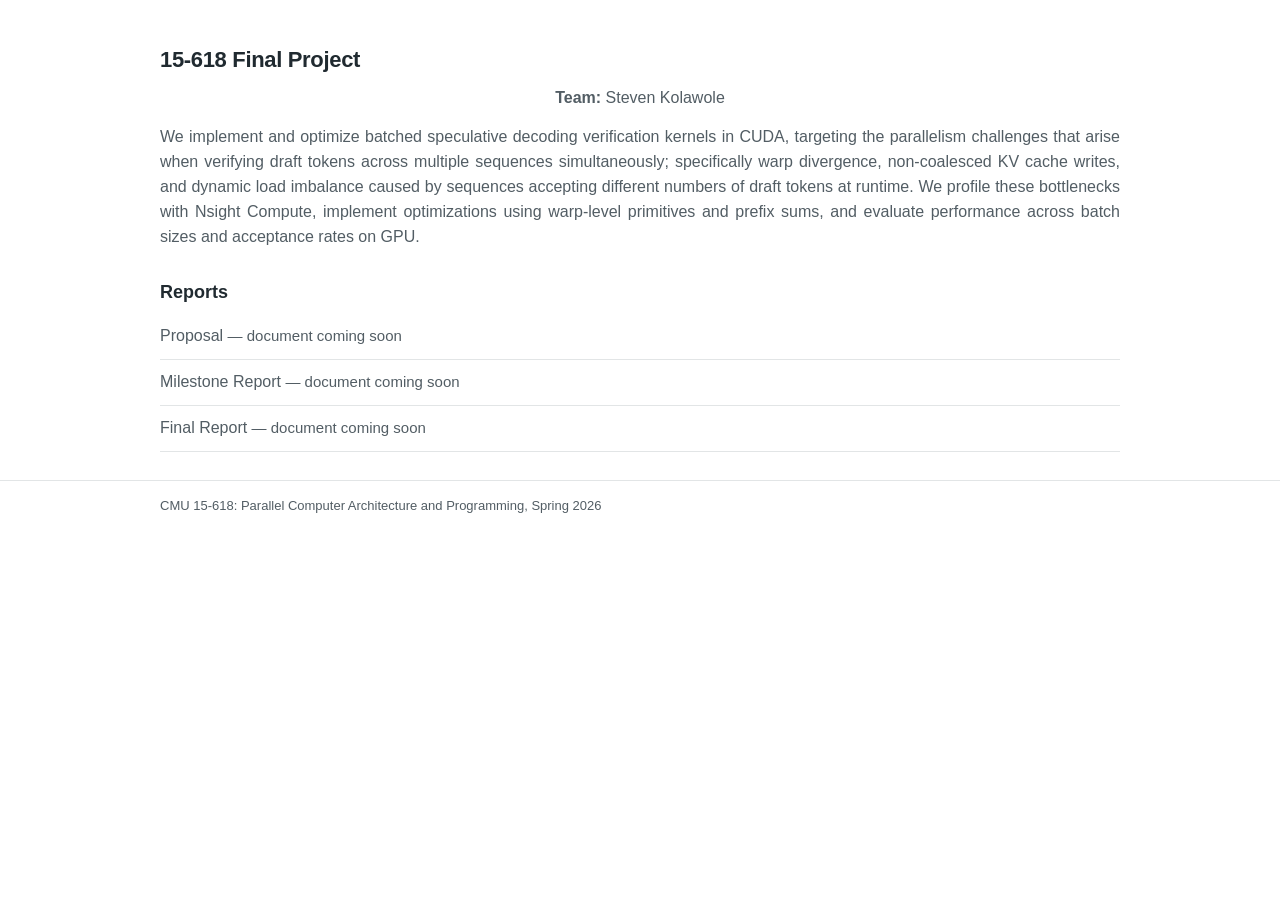
<file: 15618/index.html>
<!DOCTYPE html>
<html lang="en">
  <head>
    <title>15-618 Final Project</title>
    <meta charset="utf-8" />
    <meta name="viewport" content="width=device-width, initial-scale=1" />
    <link rel="stylesheet" type="text/css" href="../assets/css/style.css?v=20261017-7" />
  </head>

  <body>
    <div class="container">
      <h1 class="header-name">15-618 Final Project</h1>

      <p style="text-align: center;">
        <strong>Team:</strong> Steven Kolawole
      </p>

      <p style="text-align: justify;">
        We implement and optimize batched speculative decoding verification kernels in CUDA, targeting the parallelism
        challenges that arise when verifying draft tokens across multiple sequences simultaneously; specifically warp
        divergence, non-coalesced KV cache writes, and dynamic load imbalance caused by sequences accepting different
        numbers of draft tokens at runtime. We profile these bottlenecks with Nsight Compute, implement optimizations
        using warp-level primitives and prefix sums, and evaluate performance across batch sizes and acceptance rates on GPU.
      </p>

      <h2 class="category-title" style="margin-top: 2rem;">Reports</h2>
      <ul class="list">
        <li>Proposal <span class="detail-note">— document coming soon</span></li>
        <li>Milestone Report <span class="detail-note">— document coming soon</span></li>
        <li>Final Report <span class="detail-note">— document coming soon</span></li>
      </ul>
    </div>

    <footer class="site-footer">
      <div class="container">
        <small>CMU 15-618: Parallel Computer Architecture and Programming, Spring 2026</small>
      </div>
    </footer>
  </body>
</html>
</file>
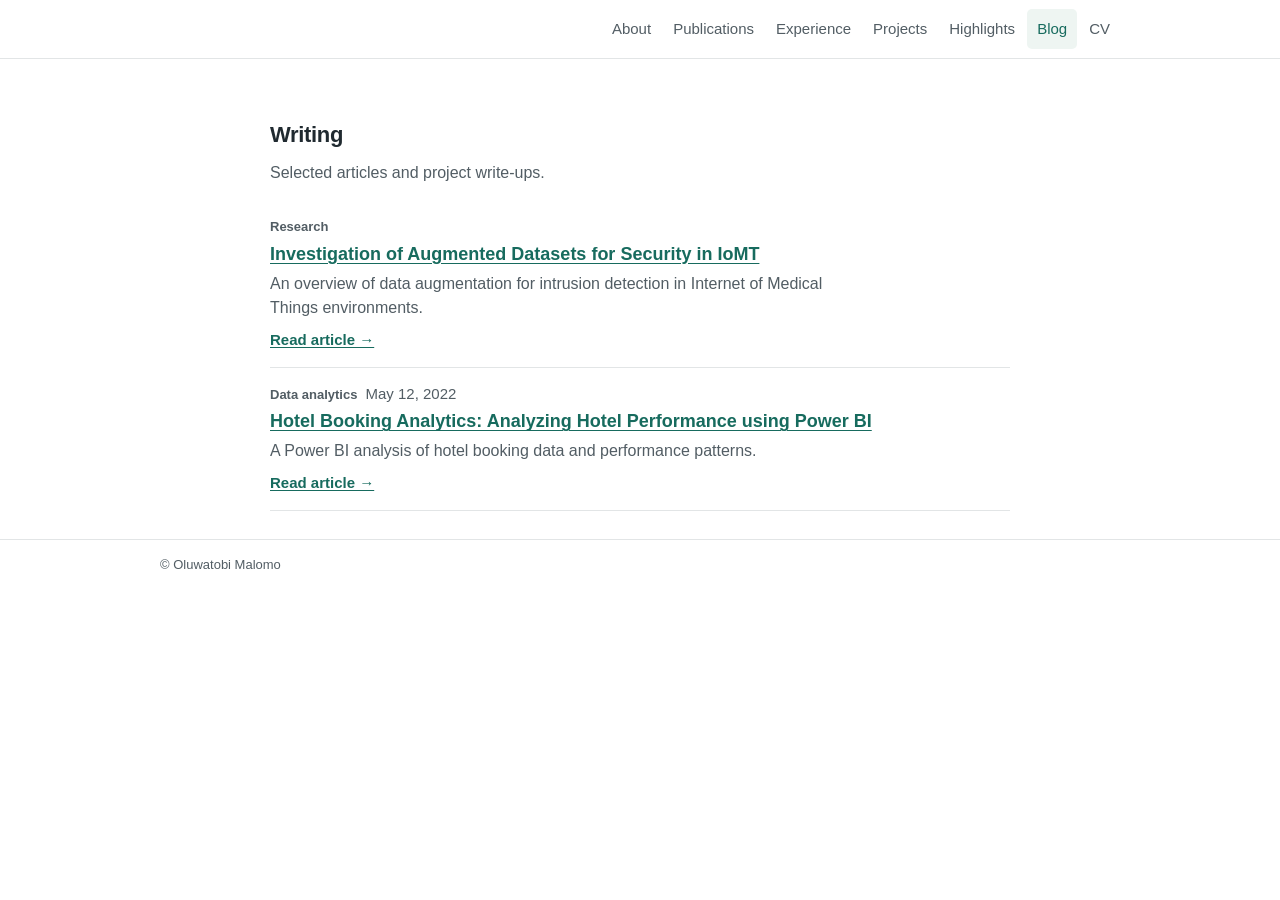
<file: blog.html>
<!DOCTYPE html>
<html lang="en">
  <head>
    <meta charset="utf-8" />
    <meta name="viewport" content="width=device-width, initial-scale=1" />
    <title>Writing | Oluwatobi Malomo</title>
    <meta name="description" content="Research notes and articles by Oluwatobi Malomo." />
    <link rel="stylesheet" href="assets/css/style.css?v=20261017-7" />
  </head>
  <body>
    <header class="site-header">
      <nav class="nav" aria-label="Main navigation">
        <div class="flex-wrap">
          <button class="nav-toggle" type="button" aria-expanded="false" aria-controls="primary-navigation"><span class="nav-toggle-icon" aria-hidden="true"><span></span><span></span><span></span></span><span>Menu</span></button>
          <ul class="navbar" id="primary-navigation" hidden>
            <li><a href="index.html">About</a></li>
            <li><a href="publications.html">Publications</a></li>
            <li><a href="experience.html">Experience</a></li>
            <li><a href="projects.html">Projects</a></li>
            <li><a href="news.html">Highlights</a></li>
            <li><a href="blog.html" class="active" aria-current="page">Blog</a></li>
            <li><a href="assets/docs/Oluwatobi_Malomo.pdf" target="_blank" rel="noopener noreferrer">CV</a></li>
          </ul>
        </div>
      </nav>
    </header>

    <main class="page container">
      <h1 class="header-name">Writing</h1>
      <p>Selected articles and project write-ups.</p>

      <div class="blog-list">
        <article class="blog-post-entry">
          <div class="blog-post-meta"><span class="category-tag">Research</span></div>
          <h2><a href="https://medium.com/p/e5caf973039d?postPublishedType=initial" target="_blank" rel="noopener noreferrer">Investigation of Augmented Datasets for Security in IoMT</a></h2>
          <p class="blog-post-excerpt">An overview of data augmentation for intrusion detection in Internet of Medical Things environments.</p>
          <a class="read-more-link" href="https://medium.com/p/e5caf973039d?postPublishedType=initial" target="_blank" rel="noopener noreferrer">Read article →</a>
        </article>

        <article class="blog-post-entry">
          <div class="blog-post-meta"><span class="category-tag">Data analytics</span>May 12, 2022</div>
          <h2><a href="https://medium.com/@oluwatobimalomo/hotel-booking-analytics-b7c4594446dd" target="_blank" rel="noopener noreferrer">Hotel Booking Analytics: Analyzing Hotel Performance using Power BI</a></h2>
          <p class="blog-post-excerpt">A Power BI analysis of hotel booking data and performance patterns.</p>
          <a class="read-more-link" href="https://medium.com/@oluwatobimalomo/hotel-booking-analytics-b7c4594446dd" target="_blank" rel="noopener noreferrer">Read article →</a>
        </article>
      </div>
    </main>
    <footer class="site-footer"><div class="container"><small>© Oluwatobi Malomo</small></div></footer>
      <script src="assets/js/site-nav.js?v=20261017-7" defer></script>
  </body>
</html>
</file>
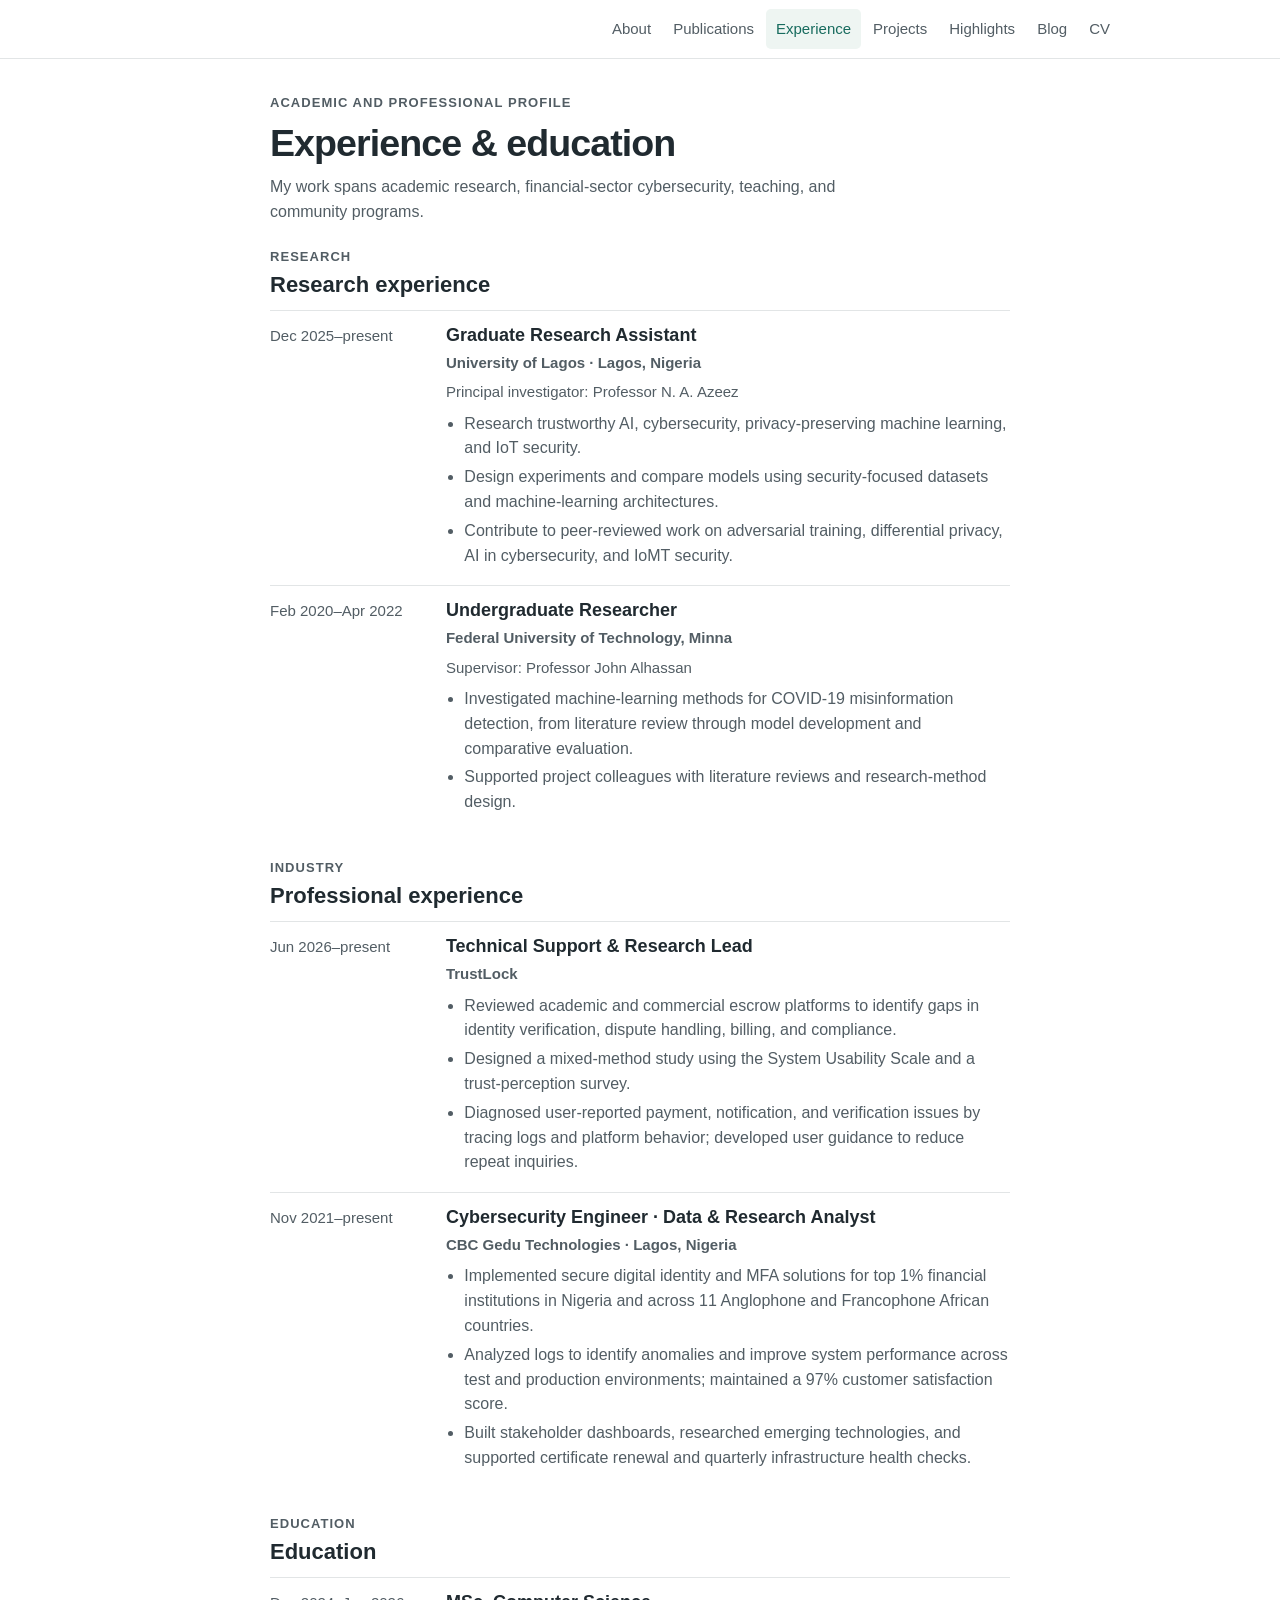
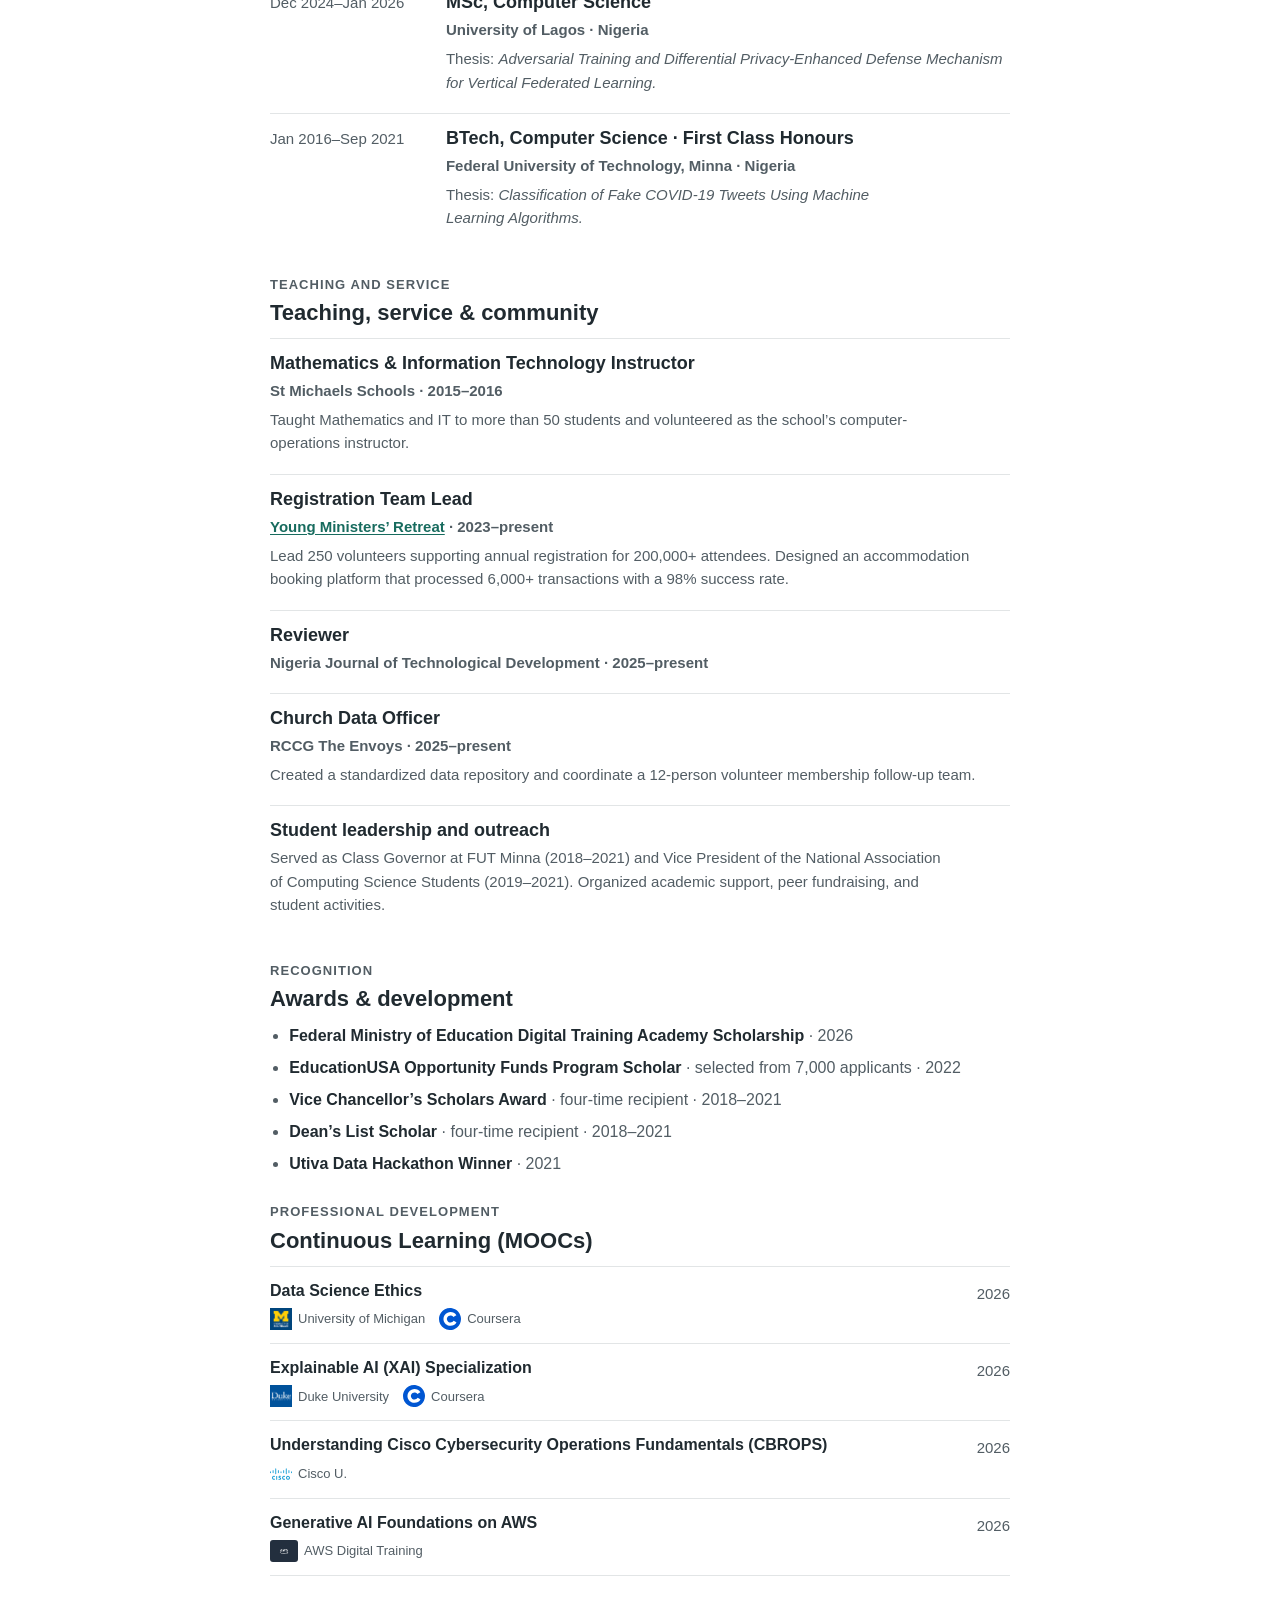
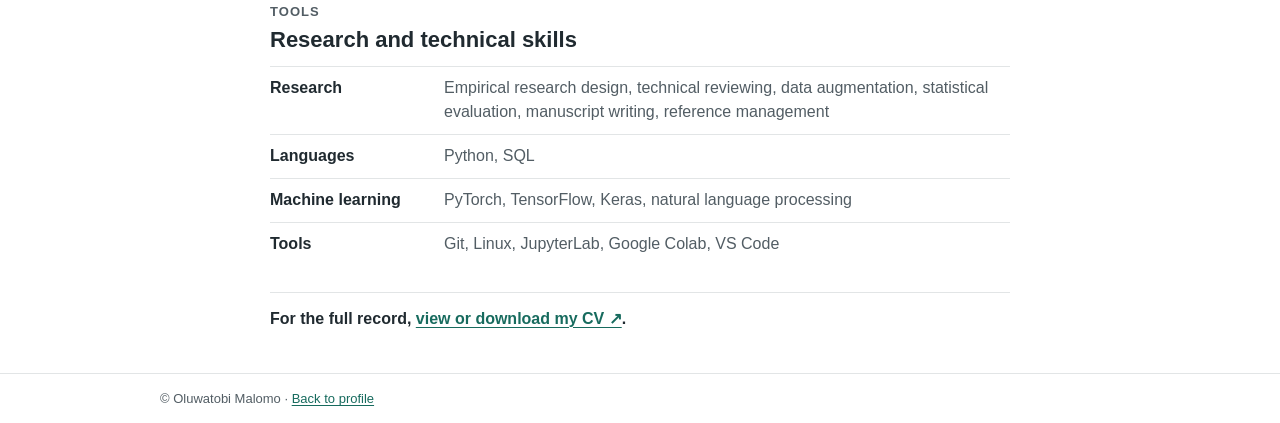
<file: experience.html>
<!DOCTYPE html>
<html lang="en">
  <head>
    <meta charset="utf-8" />
    <meta name="viewport" content="width=device-width, initial-scale=1" />
    <title>Experience and Education | Oluwatobi Malomo</title>
    <meta name="description" content="Research, professional experience, education, teaching, service, and awards for Oluwatobi Malomo." />
    <link rel="stylesheet" href="assets/css/style.css?v=20261017-8" />
  </head>
  <body>
    <header class="site-header">
      <nav class="nav" aria-label="Main navigation">
        <div class="flex-wrap">
          <button class="nav-toggle" type="button" aria-expanded="false" aria-controls="primary-navigation"><span class="nav-toggle-icon" aria-hidden="true"><span></span><span></span><span></span></span><span>Menu</span></button>
          <ul class="navbar" id="primary-navigation" hidden>
            <li><a href="index.html">About</a></li>
            <li><a href="publications.html">Publications</a></li>
            <li><a href="experience.html" class="active" aria-current="page">Experience</a></li>
            <li><a href="projects.html">Projects</a></li>
            <li><a href="news.html">Highlights</a></li>
            <li><a href="blog.html">Blog</a></li>
            <li><a href="assets/docs/Oluwatobi_Malomo.pdf" target="_blank" rel="noopener noreferrer">CV</a></li>
          </ul>
        </div>
      </nav>
    </header>

    <main class="page container">
      <header class="page-heading">
        <p class="section-kicker">ACADEMIC AND PROFESSIONAL PROFILE</p>
        <h1 class="page-title">Experience &amp; education</h1>
        <p class="page-deck">My work spans academic research, financial-sector cybersecurity, teaching, and community programs.</p>
      </header>

      <section class="profile-section" aria-labelledby="research-experience">
        <p class="section-kicker">RESEARCH</p>
        <h2 id="research-experience" class="section-title">Research experience</h2>
        <article class="timeline-item">
          <div class="timeline-date">Dec 2025–present</div>
          <div><h3>Graduate Research Assistant</h3><p class="card-org">University of Lagos · Lagos, Nigeria</p><p class="detail-note">Principal investigator: Professor N. A. Azeez</p>
            <ul><li>Research trustworthy AI, cybersecurity, privacy-preserving machine learning, and IoT security.</li><li>Design experiments and compare models using security-focused datasets and machine-learning architectures.</li><li>Contribute to peer-reviewed work on adversarial training, differential privacy, AI in cybersecurity, and IoMT security.</li></ul>
          </div>
        </article>
        <article class="timeline-item">
          <div class="timeline-date">Feb 2020–Apr 2022</div>
          <div><h3>Undergraduate Researcher</h3><p class="card-org">Federal University of Technology, Minna</p><p class="detail-note">Supervisor: Professor John Alhassan</p>
            <ul><li>Investigated machine-learning methods for COVID-19 misinformation detection, from literature review through model development and comparative evaluation.</li><li>Supported project colleagues with literature reviews and research-method design.</li></ul>
          </div>
        </article>
      </section>

      <section class="profile-section" aria-labelledby="work-experience">
        <p class="section-kicker">INDUSTRY</p>
        <h2 id="work-experience" class="section-title">Professional experience</h2>
        <article class="timeline-item">
          <div class="timeline-date">Jun 2026–present</div>
          <div><h3>Technical Support &amp; Research Lead</h3><p class="card-org">TrustLock</p>
            <ul><li>Reviewed academic and commercial escrow platforms to identify gaps in identity verification, dispute handling, billing, and compliance.</li><li>Designed a mixed-method study using the System Usability Scale and a trust-perception survey.</li><li>Diagnosed user-reported payment, notification, and verification issues by tracing logs and platform behavior; developed user guidance to reduce repeat inquiries.</li></ul>
          </div>
        </article>
        <article class="timeline-item">
          <div class="timeline-date">Nov 2021–present</div>
          <div><h3>Cybersecurity Engineer · Data &amp; Research Analyst</h3><p class="card-org">CBC Gedu Technologies · Lagos, Nigeria</p>
            <ul><li>Implemented secure digital identity and MFA solutions for top 1% financial institutions in Nigeria and across 11 Anglophone and Francophone African countries.</li><li>Analyzed logs to identify anomalies and improve system performance across test and production environments; maintained a 97% customer satisfaction score.</li><li>Built stakeholder dashboards, researched emerging technologies, and supported certificate renewal and quarterly infrastructure health checks.</li></ul>
          </div>
        </article>
      </section>

      <section class="profile-section" aria-labelledby="education">
        <p class="section-kicker">EDUCATION</p>
        <h2 id="education" class="section-title">Education</h2>
        <article class="timeline-item"><div class="timeline-date">Dec 2024–Jan 2026</div><div><h3>MSc, Computer Science</h3><p class="card-org">University of Lagos · Nigeria</p><p>Thesis: <em>Adversarial Training and Differential Privacy-Enhanced Defense Mechanism for Vertical Federated Learning.</em></p></div></article>
        <article class="timeline-item"><div class="timeline-date">Jan 2016–Sep 2021</div><div><h3>BTech, Computer Science · First Class Honours</h3><p class="card-org">Federal University of Technology, Minna · Nigeria</p><p>Thesis: <em>Classification of Fake COVID-19 Tweets Using Machine Learning Algorithms.</em></p></div></article>
      </section>

      <section class="profile-section" aria-labelledby="teaching">
        <p class="section-kicker">TEACHING AND SERVICE</p>
        <h2 id="teaching" class="section-title">Teaching, service &amp; community</h2>
        <article class="service-item"><h3>Mathematics &amp; Information Technology Instructor</h3><p class="card-org">St Michaels Schools · 2015–2016</p><p>Taught Mathematics and IT to more than 50 students and volunteered as the school’s computer-operations instructor.</p></article>
        <article class="service-item"><h3 id="service">Registration Team Lead</h3><p class="card-org"><a href="https://ymrglobal.org/" target="_blank" rel="noopener noreferrer">Young Ministers’ Retreat</a> · 2023–present</p><p>Lead 250 volunteers supporting annual registration for 200,000+ attendees. Designed an accommodation booking platform that processed 6,000+ transactions with a 98% success rate.</p></article>
        <article class="service-item"><h3>Reviewer</h3><p class="card-org">Nigeria Journal of Technological Development · 2025–present</p></article>
        <article class="service-item"><h3>Church Data Officer</h3><p class="card-org">RCCG The Envoys · 2025–present</p><p>Created a standardized data repository and coordinate a 12-person volunteer membership follow-up team.</p></article>
        <article class="service-item"><h3>Student leadership and outreach</h3><p>Served as Class Governor at FUT Minna (2018–2021) and Vice President of the National Association of Computing Science Students (2019–2021). Organized academic support, peer fundraising, and student activities.</p></article>
      </section>

      <section class="profile-section" aria-labelledby="awards">
        <p class="section-kicker">RECOGNITION</p><h2 id="awards" class="section-title">Awards &amp; development</h2>
        <ul class="credential-list"><li><strong>Federal Ministry of Education Digital Training Academy Scholarship</strong> · 2026</li><li><strong>EducationUSA Opportunity Funds Program Scholar</strong> · selected from 7,000 applicants · 2022</li><li><strong>Vice Chancellor’s Scholars Award</strong> · four-time recipient · 2018–2021</li><li><strong>Dean’s List Scholar</strong> · four-time recipient · 2018–2021</li><li><strong>Utiva Data Hackathon Winner</strong> · 2021</li></ul>
      </section>

      <section class="profile-section" aria-labelledby="continuous-learning">
        <p class="section-kicker">PROFESSIONAL DEVELOPMENT</p>
        <h2 id="continuous-learning" class="section-title">Continuous Learning (MOOCs)</h2>
        <div class="course-list">
          <article class="course-item">
            <div class="course-main">
              <h3><a href="https://www.coursera.org/learn/data-science-ethics" target="_blank" rel="noopener noreferrer">Data Science Ethics</a></h3>
              <div class="course-credentials">
                <span class="course-brand"><img src="assets/img/organizations/university-of-michigan.png" alt="" /><span>University of Michigan</span></span>
                <span class="course-brand"><img src="assets/img/organizations/coursera.svg" alt="" /><span>Coursera</span></span>
              </div>
            </div>
            <time class="course-year" datetime="2026">2026</time>
          </article>
          <article class="course-item">
            <div class="course-main">
              <h3><a href="https://www.coursera.org/specializations/explainable-artificial-intelligence-xai" target="_blank" rel="noopener noreferrer">Explainable AI (XAI) Specialization</a></h3>
              <div class="course-credentials">
                <span class="course-brand"><img src="assets/img/organizations/duke-university.png" alt="" /><span>Duke University</span></span>
                <span class="course-brand"><img src="assets/img/organizations/coursera.svg" alt="" /><span>Coursera</span></span>
              </div>
            </div>
            <time class="course-year" datetime="2026">2026</time>
          </article>
          <article class="course-item">
            <div class="course-main">
              <h3><a href="https://www.cisco.com/site/us/en/learn/training-certifications/training/courses/ccnacbr.html" target="_blank" rel="noopener noreferrer">Understanding Cisco Cybersecurity Operations Fundamentals (CBROPS)</a></h3>
              <div class="course-credentials">
                <span class="course-brand"><img src="assets/img/organizations/cisco.svg" alt="" /><span>Cisco U.</span></span>
              </div>
            </div>
            <time class="course-year" datetime="2026">2026</time>
          </article>
          <article class="course-item">
            <div class="course-main">
              <h3><a href="https://aws.amazon.com/blogs/machine-learning/new-technical-deep-dive-course-generative-ai-foundations-on-aws/" target="_blank" rel="noopener noreferrer">Generative AI Foundations on AWS</a></h3>
              <div class="course-credentials">
                <span class="course-brand course-brand-aws"><img src="assets/img/organizations/amazon-web-services.png" alt="" /><span>AWS Digital Training</span></span>
              </div>
            </div>
            <time class="course-year" datetime="2026">2026</time>
          </article>
        </div>
      </section>

      <section class="profile-section" aria-labelledby="skills">
        <p class="section-kicker">TOOLS</p><h2 id="skills" class="section-title">Research and technical skills</h2>
        <dl class="skills-list"><div><dt>Research</dt><dd>Empirical research design, technical reviewing, data augmentation, statistical evaluation, manuscript writing, reference management</dd></div><div><dt>Languages</dt><dd>Python, SQL</dd></div><div><dt>Machine learning</dt><dd>PyTorch, TensorFlow, Keras, natural language processing</dd></div><div><dt>Tools</dt><dd>Git, Linux, JupyterLab, Google Colab, VS Code</dd></div></dl>
      </section>
      <p class="cv-callout">For the full record, <a href="assets/docs/Oluwatobi_Malomo.pdf" target="_blank" rel="noopener noreferrer">view or download my CV ↗</a>.</p>
    </main>
    <footer class="site-footer"><div class="container"><small>© Oluwatobi Malomo · <a href="index.html">Back to profile</a></small></div></footer>
      <script src="assets/js/site-nav.js?v=20261017-7" defer></script>
  </body>
</html>
</file>
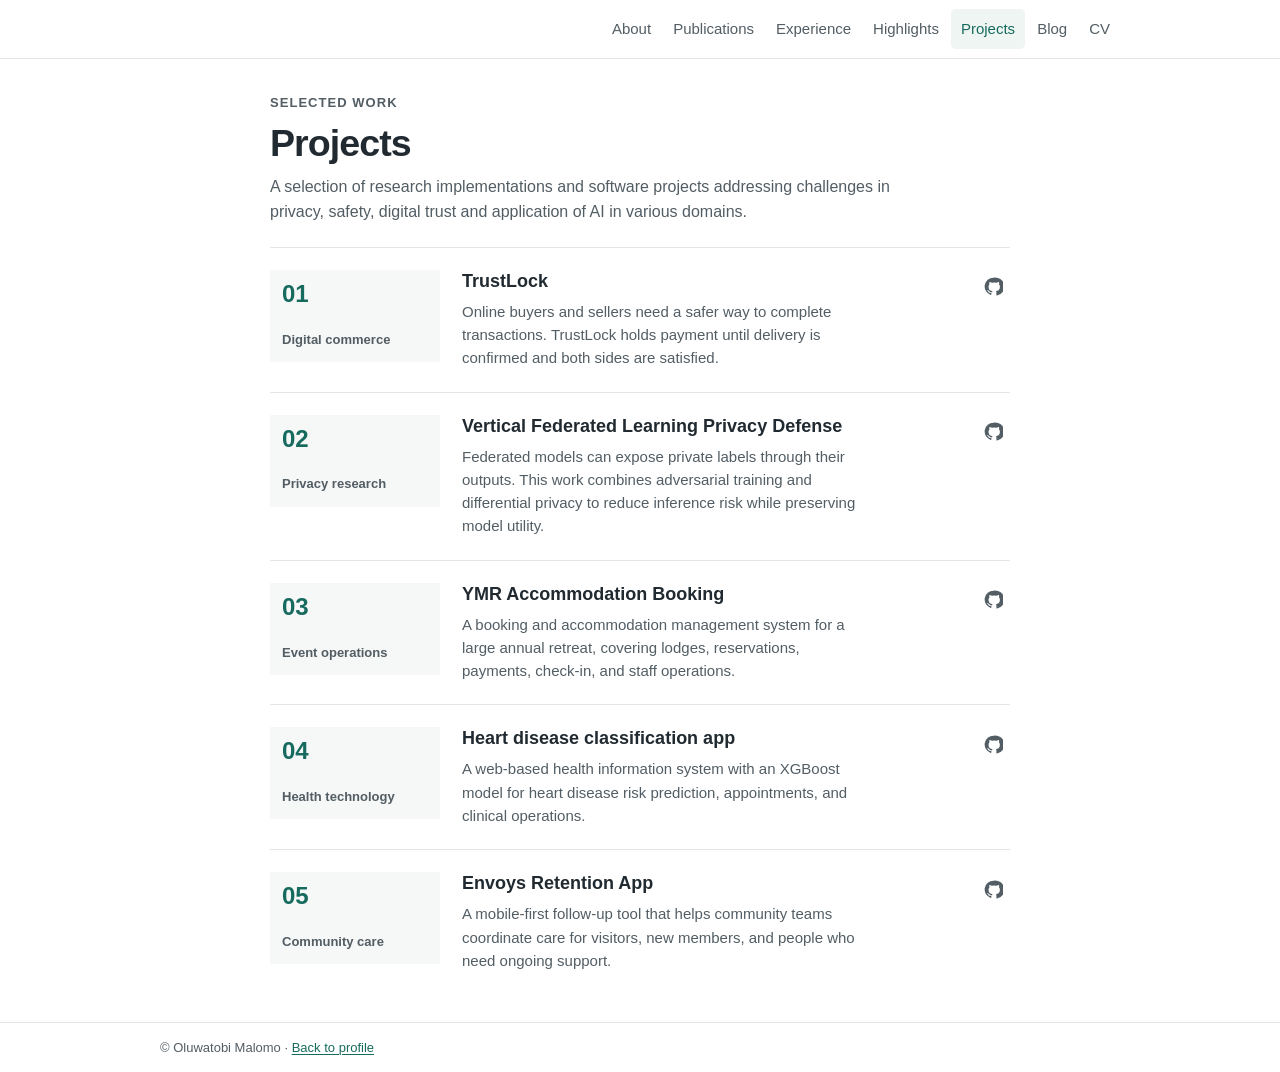
<file: projects.html>
<!DOCTYPE html>
<html lang="en">
  <head>
    <meta charset="utf-8" />
    <meta name="viewport" content="width=device-width, initial-scale=1" />
    <title>Projects | Oluwatobi Malomo</title>
    <meta name="description" content="Selected research, software, and community projects by Oluwatobi Malomo." />
    <link rel="stylesheet" href="assets/css/style.css?v=20261017-10" />
  </head>
  <body>
    <svg aria-hidden="true" class="svg-sprite" hidden xmlns="http://www.w3.org/2000/svg"><symbol id="icon-github" viewBox="0 0 24 24"><path d="M12 .8a11.2 11.2 0 0 0-3.54 21.82c.56.1.77-.24.77-.54v-2.1c-3.13.68-3.79-1.33-3.79-1.33-.51-1.3-1.25-1.65-1.25-1.65-1.02-.7.08-.69.08-.69 1.13.08 1.72 1.16 1.72 1.16 1 .1.77 2.52 4.17 1.78.1-.73.4-1.22.72-1.5-2.5-.28-5.12-1.25-5.12-5.56 0-1.23.44-2.23 1.16-3.02-.12-.29-.5-1.43.11-2.98 0 0 .95-.3 3.08 1.15a10.7 10.7 0 0 1 5.6 0c2.13-1.45 3.08-1.15 3.08-1.15.61 1.55.23 2.69.11 2.98.72.79 1.16 1.79 1.16 3.02 0 4.32-2.62 5.27-5.13 5.55.4.35.77 1.03.77 2.08v3.08c0 .3.2.65.77.54A11.2 11.2 0 0 0 12 .8Z"/></symbol></svg>
    <header class="site-header">
      <nav class="nav" aria-label="Main navigation">
        <div class="flex-wrap">
          <button class="nav-toggle" type="button" aria-expanded="false" aria-controls="primary-navigation"><span class="nav-toggle-icon" aria-hidden="true"><span></span><span></span><span></span></span><span>Menu</span></button>
          <ul class="navbar" id="primary-navigation" hidden>
            <li><a href="index.html">About</a></li>
            <li><a href="publications.html">Publications</a></li>
            <li><a href="experience.html">Experience</a></li>
            <li><a href="news.html">Highlights</a></li>
            <li><a href="projects.html" class="active" aria-current="page">Projects</a></li>
            <li><a href="blog.html">Blog</a></li>
            <li><a href="assets/docs/Oluwatobi_Malomo.pdf" target="_blank" rel="noopener noreferrer">CV</a></li>
          </ul>
        </div>
      </nav>
    </header>

    <main class="page container">
      <header class="page-heading">
        <p class="section-kicker">SELECTED WORK</p>
        <h1 class="page-title">Projects</h1>
        <p class="page-deck">A selection of research implementations and software projects addressing challenges in privacy, safety, digital trust and application of AI in various domains.</p>
      </header>

      <section class="project-list" aria-label="Selected projects">
        <article class="project-row">
          <div class="project-kind"><span class="project-number">01</span><span>Digital commerce</span></div>
          <div class="project-content">
            <h2><a href="https://trustlock.site" target="_blank" rel="noopener noreferrer">TrustLock</a></h2>
            <p>Online buyers and sellers need a safer way to complete transactions. TrustLock holds payment until delivery is confirmed and both sides are satisfied.</p>
          </div>
          <div class="project-links" aria-label="TrustLock links">
            <a class="project-icon-link" href="https://github.com/oluwatobimalomo/escrow-node" target="_blank" rel="noopener noreferrer" aria-label="TrustLock source code on GitHub" title="Source code on GitHub"><svg aria-hidden="true"><use href="#icon-github" /></svg></a>
          </div>
        </article>
        <article class="project-row">
          <div class="project-kind"><span class="project-number">02</span><span>Privacy research</span></div>
          <div class="project-content">
            <h2><a href="https://www.mdpi.com/2227-9709/13/8/127" target="_blank" rel="noopener noreferrer">Vertical Federated Learning Privacy Defense</a></h2>
            <p>Federated models can expose private labels through their outputs. This work combines adversarial training and differential privacy to reduce inference risk while preserving model utility.</p>
          </div>
          <div class="project-links" aria-label="Vertical Federated Learning Privacy Defense links">
            <a class="project-icon-link" href="https://github.com/oluwatobimalomo/KDk-AT-DP-Implementation" target="_blank" rel="noopener noreferrer" aria-label="Implementation on GitHub" title="Implementation on GitHub"><svg aria-hidden="true"><use href="#icon-github" /></svg></a>
          </div>
        </article>
        <article class="project-row">
          <div class="project-kind"><span class="project-number">03</span><span>Event operations</span></div>
          <div class="project-content">
            <h2>YMR Accommodation Booking</h2>
            <p>A booking and accommodation management system for a large annual retreat, covering lodges, reservations, payments, check-in, and staff operations.</p>
          </div>
          <div class="project-links" aria-label="YMR Accommodation Booking links">
              <a class="project-icon-link" href="https://github.com/oluwatobimalomo/ymr-accommodation" target="_blank" rel="noopener noreferrer" aria-label="YMR Accommodation Booking on GitHub" title="View on GitHub"><svg aria-hidden="true"><use href="#icon-github" /></svg></a>
          </div>
        </article>
        <article class="project-row">
          <div class="project-kind"><span class="project-number">04</span><span>Health technology</span></div>
          <div class="project-content">
            <h2>Heart disease classification app</h2>
            <p>A web-based health information system with an XGBoost model for heart disease risk prediction, appointments, and clinical operations.</p>
          </div>
          <div class="project-links" aria-label="Heart disease classification app links">
              <a class="project-icon-link" href="https://github.com/oluwatobimalomo/HeartDiseaseApp" target="_blank" rel="noopener noreferrer" aria-label="Heart disease classification app on GitHub" title="View on GitHub"><svg aria-hidden="true"><use href="#icon-github" /></svg></a>
          </div>
        </article>
        <article class="project-row">
          <div class="project-kind"><span class="project-number">05</span><span>Community care</span></div>
          <div class="project-content">
            <h2>Envoys Retention App</h2>
            <p>A mobile-first follow-up tool that helps community teams coordinate care for visitors, new members, and people who need ongoing support.</p>
          </div>
          <div class="project-links" aria-label="Envoys Retention App links">
              <a class="project-icon-link" href="https://github.com/oluwatobimalomo/envoys-dashboard" target="_blank" rel="noopener noreferrer" aria-label="Envoys Retention App on GitHub" title="View on GitHub"><svg aria-hidden="true"><use href="#icon-github" /></svg></a>
          </div>
        </article>
      </section>
    </main>

    <footer class="site-footer"><div class="container"><small>© Oluwatobi Malomo · <a href="index.html">Back to profile</a></small></div></footer>
      <script src="assets/js/site-nav.js?v=20261017-10" defer></script>
  </body>
</html>
</file>
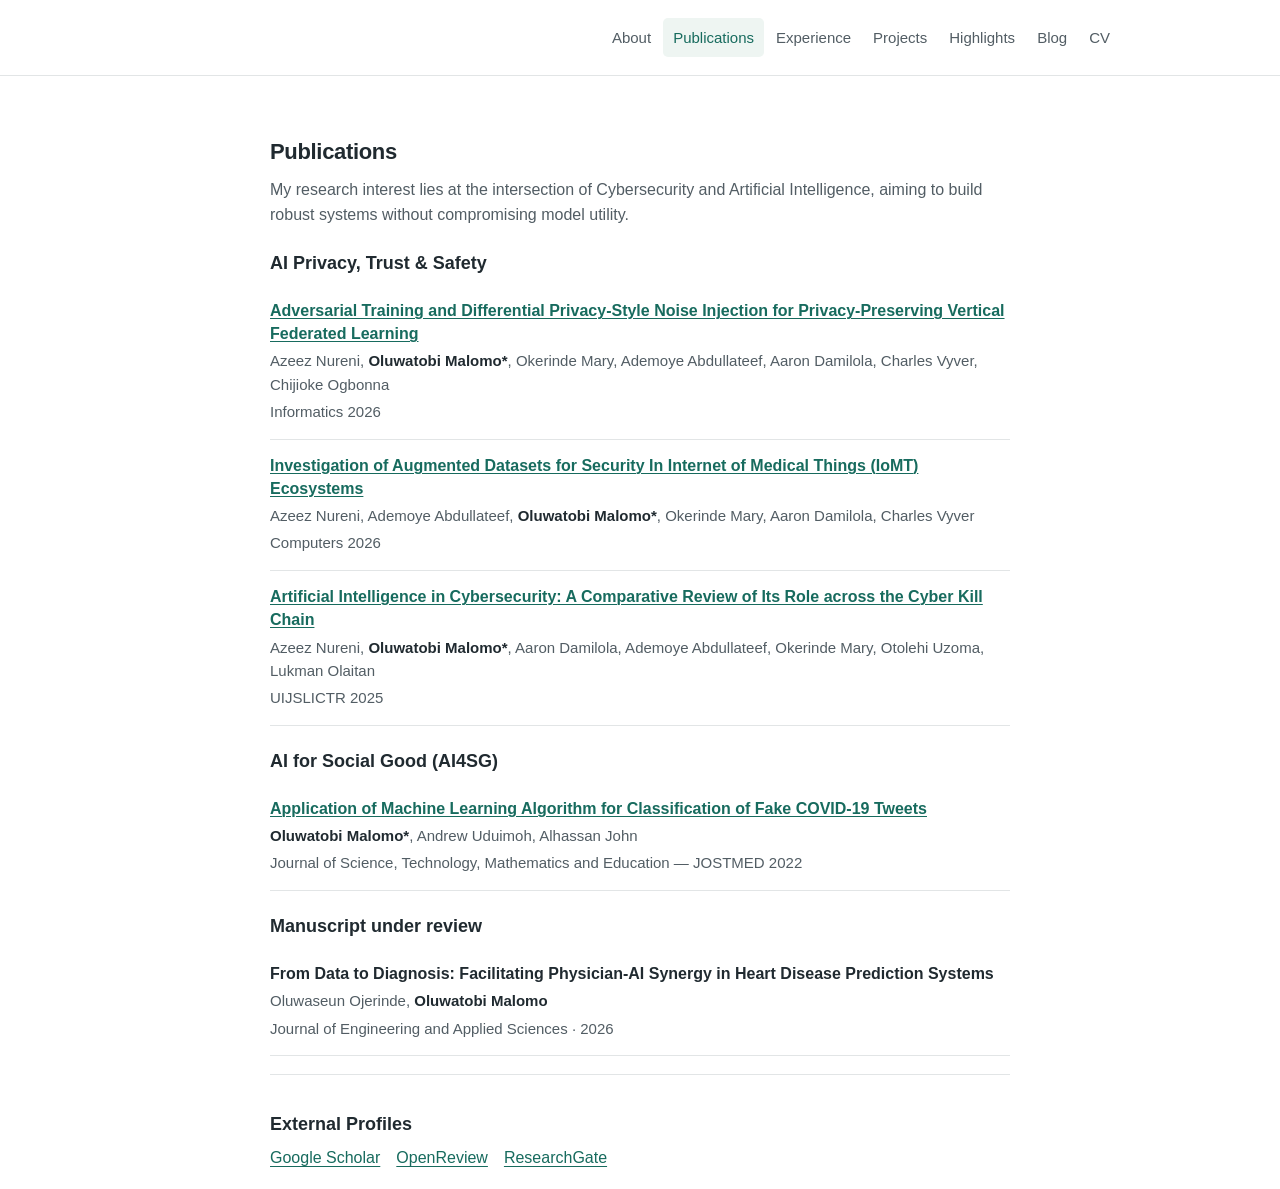
<file: publications.html>
<!DOCTYPE html>
<html lang="en">
  <head>
    <meta charset="utf-8" />
    <meta name="viewport" content="width=device-width, initial-scale=1" />
    <title>Publications | Oluwatobi Malomo</title>
    <meta name="description" content="Research publications by Oluwatobi Malomo — covering AI Privacy, Federated Learning, Cybersecurity, and AI for Social Good." />
    <link rel="stylesheet" type="text/css" href="assets/css/style.css?v=20261017-7" />
  </head>

  <body>
    <header class="site-header">
      <nav class="nav">
        <div class="container flex-wrap">
          <button class="nav-toggle" type="button" aria-expanded="false" aria-controls="primary-navigation"><span class="nav-toggle-icon" aria-hidden="true"><span></span><span></span><span></span></span><span>Menu</span></button>
          <ul class="navbar" id="primary-navigation" hidden>
            <li><a href="index.html">About</a></li>
            <li><a href="publications.html" class="active" aria-current="page">Publications</a></li>
            <li><a href="experience.html">Experience</a></li>
            <li><a href="projects.html">Projects</a></li>
            <li><a href="news.html">Highlights</a></li>
            <li><a href="blog.html">Blog</a></li>
      
            <li><a href="assets/docs/Oluwatobi_Malomo.pdf" target="_blank" rel="noopener noreferrer">CV</a></li>
          </ul>
        </div>
      </nav>
    </header>

    <div class="page container">
      <h1 class="header-name">Publications</h1>

      <div class="publications-intro">
        <p>My research interest lies at the intersection of Cybersecurity and Artificial Intelligence,
          aiming to build robust systems without compromising model utility.</p>
      </div>

      <!--
           CATEGORY 1 — AI Privacy, Trust & Safety
      -->
      <div class="publication-category">
        <h2 class="category-title">AI Privacy, Trust &amp; Safety</h2>

        <!-- Publication 1 — VFL  -->
        <div class="publication-item">
          <div class="pub-title">
            <a href="https://www.mdpi.com/2227-9709/13/8/127" target="_blank" rel="noopener noreferrer">
              Adversarial Training and Differential Privacy-Style Noise Injection for Privacy-Preserving Vertical Federated Learning
            </a>
          </div>
          <div class="pub-authors">
            Azeez Nureni, <span class="author-highlight">Oluwatobi Malomo*</span>, Okerinde Mary, Ademoye Abdullateef, Aaron Damilola, Charles Vyver, Chijioke Ogbonna
          </div>
          <div class="pub-venue">Informatics 2026</div>
        </div>

        <!-- Publication 2 — IoMT -->
        <div class="publication-item">
          <div class="pub-title">
            <a href="https://www.mdpi.com/2073-431X/15/6/369" target="_blank" rel="noopener noreferrer">
              Investigation of Augmented Datasets for Security In Internet of Medical Things (IoMT) Ecosystems
            </a>
          </div>
          <div class="pub-authors">
            Azeez Nureni, Ademoye Abdullateef, <span class="author-highlight">Oluwatobi Malomo*</span>, Okerinde Mary, Aaron Damilola, Charles Vyver
          </div>
          <div class="pub-venue">Computers 2026</div>
        </div>

        <!-- Publication 3 — CKC -->
        <div class="publication-item">
          <div class="pub-title">
            <a href="https://journals.ui.edu.ng/index.php/uijslictr/article/view/2041" target="_blank" rel="noopener noreferrer">
              Artificial Intelligence in Cybersecurity: A Comparative Review of Its Role across the Cyber Kill Chain
            </a>
          </div>
          <div class="pub-authors">
            Azeez Nureni, <span class="author-highlight">Oluwatobi Malomo*</span>, Aaron Damilola, Ademoye Abdullateef, Okerinde Mary, Otolehi Uzoma, Lukman Olaitan
          </div>
          <div class="pub-venue">UIJSLICTR 2025</div>
        </div>

      </div>

      <!-- CATEGORY 2 — AI for Social Good -->
      <div class="publication-category">
        <h2 class="category-title">AI for Social Good (AI4SG)</h2>

        <!-- Publication 4 — COVID Tweets -->
        <div class="publication-item">
          <div class="pub-title">
            <a href="https://irepo.futminna.edu.ng/handle/123456789/18994" target="_blank" rel="noopener noreferrer">
              Application of Machine Learning Algorithm for Classification of Fake COVID-19 Tweets
            </a>
          </div>
          <div class="pub-authors">
            <span class="author-highlight">Oluwatobi Malomo*</span>, Andrew Uduimoh, Alhassan John
          </div>
          <div class="pub-venue">Journal of Science, Technology, Mathematics and Education — JOSTMED 2022</div>
        </div>

      </div>

      <div class="publication-category">
        <h2 class="category-title">Manuscript under review</h2>
        <div class="publication-item">
          <div class="pub-title">From Data to Diagnosis: Facilitating Physician-AI Synergy in Heart Disease Prediction Systems</div>
          <div class="pub-authors">Oluwaseun Ojerinde, <span class="author-highlight">Oluwatobi Malomo</span></div>
          <div class="pub-venue">Journal of Engineering and Applied Sciences · 2026</div>
        </div>
      </div>

      <div class="external-links">
        <h2 class="category-title">External Profiles</h2>
        <div class="external-link-list">
          <a href="https://scholar.google.com/citations?user=yGvnu_gAAAAJ&hl=en" target="_blank" rel="noopener noreferrer" class="external-link">
            Google Scholar
          </a>
          <a href="https://openreview.net/profile?id=~Oluwatobi_Malomo1" target="_blank" rel="noopener noreferrer" class="external-link">
            OpenReview
          </a>
          <a href="https://www.researchgate.net/profile/oluwatobi-malomo" target="_blank" rel="noopener noreferrer" class="external-link">
            ResearchGate
          </a>
        </div>
      </div>

    </div>

      <script src="assets/js/site-nav.js?v=20261017-7" defer></script>
  </body>
</html>
</file>
<file: assets/css/style.css>
:root {
  --ink: #202a30;
  --muted: #525d64;
  --soft: #f6f7f7;
  --line: #e2e5e6;
  --accent: #176b5e;
  --accent-soft: #eef5f2;
  --paper: #fff;
  --measure: 960px;
  --reading-measure: 740px;
  --text-xs: .8125rem;
  --text-small: .9375rem;
  --text-body: 1rem;
  --text-lead: 1.125rem;
  --text-card-title: 1.125rem;
  --text-section-title: 1.375rem;
  --text-page-title: clamp(1.8rem, 4vw, 2.35rem);
}
* { box-sizing: border-box; }
html { scroll-behavior: smooth; }
body { margin: 0; color: var(--ink); background: var(--paper); font: var(--text-body)/1.55 -apple-system, BlinkMacSystemFont, "Segoe UI", Roboto, "Helvetica Neue", Arial, sans-serif; -webkit-font-smoothing: antialiased; }
a { color: var(--accent); text-decoration-thickness: .07em; text-underline-offset: .16em; }
a:hover { color: #104b42; }
a:focus-visible, button:focus-visible { outline: 2px solid currentColor; outline-offset: 3px; }
img { max-width: 100%; }
h1, h2, h3, h4, h5, h6 { margin-top: 0; color: var(--ink); font-family: inherit; font-weight: 650; line-height: 1.28; text-wrap: pretty; }
p { margin: 0 0 .9rem; color: var(--muted); text-wrap: pretty; }
.container { width: min(var(--measure), calc(100% - 48px)); margin-inline: auto; padding: 18px 0; }
.container + .container { padding-top: 0; }
.site-header { position: sticky; top: 0; z-index: 10; border-bottom: 1px solid var(--line); background: rgba(255,255,255,.97); }
.nav { min-height: 58px; }
.nav .flex-wrap { position: relative; display: flex; width: min(var(--measure), calc(100% - 48px)); min-height: 58px; margin: auto; align-items: center; justify-content: flex-end; }
.logo { margin: 0; font-family: inherit; font-size: 1rem; font-weight: 600; line-height: 1.3; }
.logo a { color: var(--ink); text-decoration: none; }
.navbar { display: flex; flex-wrap: wrap; align-items: center; gap: 2px; margin: 0; padding: 0; list-style: none; }
.navbar a { display: block; padding: 8px 10px; border-radius: 5px; color: var(--muted); font-size: var(--text-small); text-decoration: none; }
.navbar a:hover, .navbar a.active { color: var(--accent); background: var(--accent-soft); }
.nav-toggle { display: none; }
.page.container { width: min(var(--reading-measure), calc(100% - 48px)); padding-top: 34px; }
.page-content { max-width: var(--reading-measure); margin-inline: auto; }
.page-intro { display: grid; grid-template-columns: 148px minmax(0,1fr); align-items: start; gap: 30px; margin: 0 auto 28px; padding: 0 0 24px; border-bottom: 1px solid var(--line); }
.page-intro-item { min-width: 0; }
.profile-portrait { grid-column: 1; grid-row: 1; }
.profile-details { grid-column: 2; grid-row: 1; }
.roundImg { display: block; width: 140px; height: 140px; object-fit: cover; border-radius: 3px; }
.eyebrow, .section-kicker, .card-label { margin: 0 0 6px; color: var(--muted); font-size: var(--text-xs); font-weight: 600; letter-spacing: .08em; text-transform: uppercase; }
.hero-title { margin: 0 0 10px; font-size: var(--text-page-title); letter-spacing: -.035em; }
.academic-affiliation { margin-bottom: 2px; color: var(--ink); font-size: var(--text-body); font-weight: 600; }
.department, .advisor-info { margin-bottom: 2px; color: var(--muted); font-size: var(--text-small); }
.contact-details { margin: 12px 0 0; font-size: var(--text-small); }
.social { display: flex; flex-wrap: wrap; gap: 4px; margin-top: 10px; }
.social-item { display: inline-flex; width: 34px; height: 34px; align-items: center; justify-content: center; border-radius: 4px; color: var(--muted); text-decoration: none; }
.social-item svg { display: block; width: 18px; height: 18px; fill: currentColor; }
.social-item:hover { background: var(--accent-soft); color: var(--accent); }
.header-name, .container > h1:not(.logo) { margin: 28px 0 12px; color: var(--ink); font-size: var(--text-section-title); letter-spacing: -.015em; }
.header-name::after, .container > h1:not(.logo)::after { display: none; }
.page-content h1.header-name { margin-top: 26px; }
.page-content h1 + p { color: var(--muted); font-size: var(--text-body); line-height: 1.6; }
.hero-summary { max-width: 760px; margin: 0 auto 24px; padding: 0; }
.hero-summary p { color: var(--ink); font-size: var(--text-lead); line-height: 1.55; }
.hero-actions { display: flex; flex-wrap: wrap; gap: 10px; margin-top: 14px; }
.button { display: inline-flex; min-height: 40px; align-items: center; justify-content: center; padding: 8px 12px; border: 1px solid var(--line); border-radius: 5px; font-size: var(--text-small); font-weight: 600; text-decoration: none; }
.button-primary { border-color: var(--accent); background: var(--accent); color: white; }
.button-primary:hover { background: #104b42; color: white; }
.button-secondary { background: white; color: var(--ink); }
.button-secondary:hover { border-color: var(--accent); color: var(--accent); }
.topic-list { display: flex; flex-wrap: wrap; gap: 6px 14px; margin: 14px 0 0; padding: 0; list-style: none; }
.topic-list li { color: var(--muted); font-size: var(--text-small); }
.section-heading-row { display: flex; align-items: baseline; justify-content: space-between; flex-wrap: wrap; gap: 4px 16px; margin-bottom: 10px; }
.section-heading-row .header-name, .section-heading-row .section-title { margin: 0; }
.section-heading-row .section-kicker { margin-bottom: 5px; }
.text-link { color: var(--accent); font-size: var(--text-small); font-weight: 600; text-decoration: none; }
.text-link:hover { text-decoration: underline; }
.work-grid { display: grid; grid-template-columns: 1fr; gap: 0; }
.project-grid { display: grid; grid-template-columns: repeat(2, minmax(0,1fr)); gap: 0 28px; }
.project-list { display: block; }
.svg-sprite { display: none; }
.project-row { display: grid; grid-template-columns: minmax(120px, 170px) minmax(0,1fr) auto; align-items: start; gap: 22px; padding: 22px 0; border-top: 1px solid var(--line); }
.project-kind { display: flex; min-height: 92px; flex-direction: column; justify-content: space-between; padding: 12px; background: var(--soft); color: var(--muted); font-size: var(--text-xs); font-weight: 600; }
.project-number { color: var(--accent); font-size: 1.5rem; font-weight: 600; line-height: 1; }
.project-content h2 { margin: 0 0 7px; font-size: var(--text-card-title); }
.project-content h2 a { color: inherit; text-decoration: none; }
.project-content h2 a:hover { color: var(--accent); text-decoration: underline; text-decoration-thickness: .06em; text-underline-offset: .15em; }
.project-content p { max-width: 48ch; margin: 0; font-size: var(--text-small); }
.project-card { display: flex; min-width: 0; flex-direction: column; padding: 14px 0; border: 0; border-top: 1px solid var(--line); border-radius: 0; background: transparent; }
.project-card h2 { margin: 2px 0 5px; font-size: var(--text-card-title); line-height: 1.35; }
.project-card p { margin: 0 0 10px; font-size: var(--text-small); }
.project-card .project-links { display: flex; flex-wrap: wrap; gap: 9px; margin-top: auto; }
.project-links a { display: inline-flex; min-height: 30px; align-items: center; padding: 4px 8px; border: 0; border-radius: 4px; background: #edf1f8; color: #34506e; font-size: var(--text-xs); font-weight: 600; text-decoration: none; white-space: nowrap; }
.project-links a:hover { background: #dfe8f2; color: #213d5b; }
.project-links a.project-icon-link { width: 34px; height: 34px; min-height: 34px; justify-content: center; padding: 0; border-radius: 4px; background: transparent; color: var(--muted); }
.project-links a.project-icon-link:hover { background: var(--accent-soft); color: var(--accent); }
.project-icon-link svg { display: block; width: 19px; height: 19px; fill: currentColor; }
.work-card { padding: 13px 0; border: 0; border-top: 1px solid var(--line); border-radius: 0; background: transparent; }
.work-card h3, .service-item h3, .timeline-item h3 { margin: 2px 0 4px; font-size: var(--text-card-title); }
.work-card p, .service-item p, .timeline-item p { margin-bottom: 6px; font-size: var(--text-small); }
.card-org { margin-bottom: 4px; color: var(--muted); font-size: var(--text-small) !important; font-weight: 600; }
.card-label { font-size: var(--text-xs); }
.detail-note { color: var(--muted); font-size: var(--text-small) !important; }
.page-heading { max-width: 760px; margin: 0 0 22px; }
.page-title { margin: 0 0 8px; font-size: var(--text-page-title); letter-spacing: -.025em; }
.page-deck { max-width: 640px; margin: 0; font-size: var(--text-body); }
.profile-section { margin: 0 0 26px; scroll-margin-top: 80px; }
.profile-section .section-kicker { margin-bottom: 4px; }
.section-title { margin: 0 0 11px; font-size: var(--text-section-title); }
.timeline-item { display: grid; grid-template-columns: minmax(145px,.28fr) 1fr; gap: 18px; padding: 13px 0; border-top: 1px solid var(--line); }
.timeline-date { color: var(--muted); font-size: var(--text-small); font-weight: 500; }
.timeline-item h3 { margin-top: 0; }
.timeline-item ul { margin: 8px 0 0; padding-inline-start: 1.15rem; color: var(--muted); }
.timeline-item li { margin: 4px 0; }
.service-item { padding: 13px 0; border-top: 1px solid var(--line); }
.service-item h3 { margin-top: 0; }
.credential-list { margin: 0; padding-inline-start: 1.2rem; color: var(--muted); }
.credential-list li { margin: 7px 0; }
.credential-list strong { color: var(--ink); }
.credentials-note { margin-top: 14px; font-size: var(--text-small); }
.course-list { border-top: 1px solid var(--line); }
.course-item { display: grid; grid-template-columns: minmax(0, 1fr) auto; align-items: start; gap: 16px; padding: 13px 0; border-bottom: 1px solid var(--line); }
.course-main { min-width: 0; }
.course-item h3 { margin: 0 0 6px; font-size: var(--text-body); font-weight: 600; line-height: 1.4; }
.course-item h3 a { color: var(--ink); text-decoration: none; text-decoration-thickness: .06em; text-underline-offset: .15em; }
.course-item h3 a:hover { color: var(--accent); text-decoration: underline; }
.course-credentials { display: flex; flex-wrap: wrap; align-items: center; gap: 6px 14px; }
.course-brand { display: inline-flex; min-width: 0; align-items: center; gap: 6px; color: var(--muted); font-size: var(--text-xs); line-height: 1.35; }
.course-brand img { display: block; width: 22px; height: 22px; flex: 0 0 22px; object-fit: contain; }
.course-brand-aws img { width: 28px; height: 22px; flex-basis: 28px; padding: 2px; border-radius: 3px; background: #232f3e; }
.course-year { padding-top: 2px; color: var(--muted); font-size: var(--text-small); font-variant-numeric: tabular-nums; white-space: nowrap; }
.skills-list { margin: 0; }
.skills-list div { display: grid; grid-template-columns: 160px 1fr; gap: 14px; padding: 9px 0; border-top: 1px solid var(--line); }
.skills-list dt { color: var(--ink); font-weight: 600; }
.skills-list dd { margin: 0; color: var(--muted); }
.cv-callout { margin: 18px 0 0; padding: 14px 0; border-top: 1px solid var(--line); color: var(--ink); font-weight: 600; }
.publication-item { margin: 0; padding: 14px 0; border: 0; border-bottom: 1px solid var(--line); border-radius: 0; background: transparent; }
.publication-item:hover { transform: none; box-shadow: none; }
.pub-title { margin-bottom: 4px; font-size: var(--text-body); font-weight: 600; line-height: 1.45; }
.pub-title a { color: var(--accent); text-decoration: underline; text-decoration-thickness: .06em; text-underline-offset: .15em; }
.pub-title a:hover { color: #104b42; }
.pub-authors { margin-bottom: 4px; color: var(--muted); font-size: var(--text-small); }
.pub-authors .author-highlight { color: var(--ink); font-weight: 600; }
.pub-venue { display: inline-block; margin: 0; padding: 0; border-radius: 0; background: transparent; color: var(--muted); font-size: var(--text-small); font-weight: 500; }
.pub-description { margin: 7px 0 9px; color: var(--muted); font-size: var(--text-small); line-height: 1.6; }
.read-more-btn { padding: 4px 0; border: 0; background: transparent; color: var(--accent); cursor: pointer; font: inherit; font-size: var(--text-small); font-weight: 600; }
.read-more-btn:hover { text-decoration: underline; }
.read-more-button { margin: 12px 0 18px; }
.read-more-button a, .pub-link { display: inline-flex; align-items: center; gap: 6px; padding: 5px 0; border: 0; border-radius: 0; background: transparent; color: var(--accent); font-size: var(--text-small); font-weight: 600; text-decoration: underline; text-underline-offset: .15em; }
.read-more-button a:hover, .pub-link:hover { color: #104b42; }
.publication-category { margin: 18px 0; }
.category-title { margin: 24px 0 10px; color: var(--ink); font-size: var(--text-card-title); }
.publications-intro { margin: 0 0 18px; padding: 0; border: 0; border-radius: 0; background: transparent; }
.publications-intro p { margin: 0; }
.external-link-list { display: flex; flex-wrap: wrap; gap: 8px 16px; margin-top: 10px; }
.external-links { padding-top: 14px; border-top: 1px solid var(--line); }
.external-link { color: var(--accent); }
.list { margin: 0; padding: 0; list-style: none; }
.list li { padding: 10px 0; border-bottom: 1px solid var(--line); color: var(--muted); }
.list strong { color: var(--ink); }
.list a { font-weight: 500; }
.publication-list { margin: 0; padding: 0; list-style: none; }
.publication-list li { padding: 11px 0; border-top: 1px solid var(--line); }
.publication-list li > a { display: block; margin-bottom: 3px; color: var(--accent); font-weight: 600; line-height: 1.4; }
.publication-list li > span { display: block; color: var(--muted); font-size: var(--text-small); }
.publication-list strong { color: var(--ink); }
.site-footer { margin-top: 10px; border-top: 1px solid var(--line); background: transparent; }
.site-footer .container { padding-block: 12px; }
.site-footer small { color: var(--muted); font-size: var(--text-xs); }
.blog-list { display: flex; flex-direction: column; gap: 0; }
.blog-post-entry { padding: 14px 0; border-bottom: 1px solid var(--line); }
.blog-post-meta { margin-bottom: 5px; color: var(--muted); font-size: var(--text-small); }
.category-tag { display: inline-block; margin-inline-end: 8px; padding: 0; border-radius: 0; background: transparent; color: var(--muted); font-size: var(--text-xs); font-weight: 600; }
.blog-post-entry h2 { margin: 0 0 6px; font-size: var(--text-card-title); }
.blog-post-entry h2 a { color: var(--accent); text-decoration: underline; text-underline-offset: .15em; }
.blog-post-excerpt { max-width: 700px; margin-bottom: 7px; }
.read-more-link { font-size: var(--text-small); font-weight: 600; }
@media (max-width: 900px) { .work-grid { grid-template-columns: 1fr; } .project-grid { grid-template-columns: 1fr; } .project-row { grid-template-columns: minmax(100px, 130px) minmax(0,1fr); gap: 16px; } .project-kind { grid-row: span 2; } .project-links { grid-column: 2; } }
@media (max-width: 700px) {
  .container { width: calc(100% - 36px); padding-block: 15px; }
  .container + .container { padding-top: 0; }
  .nav { min-height: 0; }
  .nav .flex-wrap { width: calc(100% - 36px); min-height: 56px; align-items: center; justify-content: flex-end; padding: 6px 0; }
  .nav-toggle { display: inline-flex; min-height: 44px; align-items: center; justify-content: center; gap: 9px; padding: 8px 12px; border: 1px solid var(--line); border-radius: 5px; background: var(--paper); color: var(--ink); cursor: pointer; font-family: inherit; font-size: var(--text-small); font-weight: 600; line-height: 1; }
  .nav-toggle:hover, .nav-toggle[aria-expanded="true"] { border-color: #b8d2cb; background: var(--accent-soft); color: var(--accent); }
  .nav-toggle-icon { display: grid; gap: 4px; }
  .nav-toggle-icon span { display: block; width: 17px; height: 2px; border-radius: 2px; background: currentColor; }
  .navbar { position: absolute; top: calc(100% + 5px); right: 0; z-index: 20; display: none; width: min(280px, calc(100vw - 36px)); max-height: calc(100vh - 78px); max-height: calc(100dvh - 78px); flex-direction: column; align-items: stretch; gap: 1px; overflow-y: auto; overscroll-behavior: contain; padding: 5px; border: 1px solid var(--line); border-radius: 6px; background: var(--paper); box-shadow: 0 8px 24px rgba(23,43,53,.14); }
  .navbar.is-open { display: flex; }
  .navbar a { min-height: 42px; padding: 10px 12px; text-align: left; white-space: normal; font-size: var(--text-small); }
  .page.container { padding-top: 24px; }
  .page-intro { grid-template-columns: 86px minmax(0,1fr); gap: 16px; margin-bottom: 22px; padding-bottom: 18px; }
  .roundImg { width: 82px; height: 82px; }
  .hero-title { font-size: clamp(1.8rem, 8vw, 2.25rem); }
  .eyebrow { font-size: .75rem; letter-spacing: .06em; }
  .contact-details { overflow-wrap: anywhere; }
  .social { gap: 1px; }
  .social-item { width: 32px; height: 32px; }
  .header-name, .container > h1:not(.logo) { margin-top: 24px; }
  .publication-item { padding: 12px 0; }
  .section-heading-row { align-items: baseline; }
  .timeline-item { grid-template-columns: 1fr; gap: 4px; }
  .course-item { gap: 10px; }
  .course-credentials { gap: 6px 12px; }
  .skills-list div { grid-template-columns: 1fr; gap: 3px; }
  .page-heading { margin-bottom: 18px; }
  .project-row { grid-template-columns: minmax(0,1fr); gap: 9px; padding: 17px 0; }
  .project-kind { min-height: 0; flex-direction: row; align-items: center; justify-content: flex-start; gap: 9px; padding: 0; background: transparent; }
  .project-number { font-size: var(--text-xs); }
  .project-content h2 { margin-bottom: 4px; }
  .project-content p { max-width: 60ch; }
  .project-links { grid-column: 1; gap: 7px; }
}
@media (max-width: 420px) {
  .container { width: calc(100% - 28px); }
  .nav .flex-wrap { width: calc(100% - 28px); }
  .page-intro { grid-template-columns: 1fr; gap: 12px; }
  .profile-portrait, .profile-details { grid-column: 1; grid-row: auto; }
  .roundImg { width: 76px; height: 76px; }
  .hero-title { font-size: clamp(1.65rem, 7.5vw, 2rem); }
}
@media (prefers-reduced-motion: reduce) { html { scroll-behavior: auto; } *, *::before, *::after { transition-duration: .01ms !important; } }
</file>
